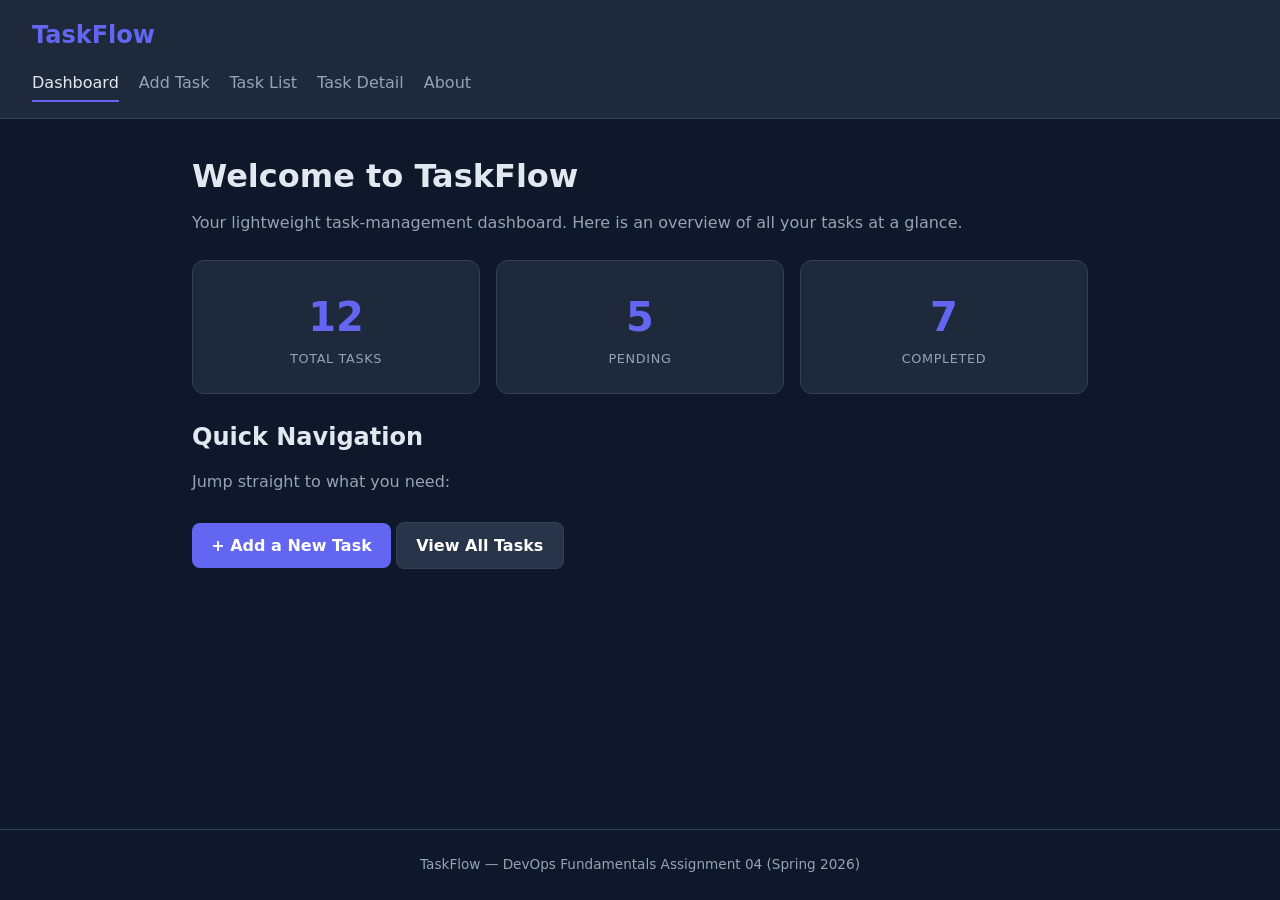
<file: index.html>
<!DOCTYPE html>
<html lang="en">
<head>
  <meta charset="UTF-8" />
  <meta name="viewport" content="width=device-width, initial-scale=1.0" />
  <title>TaskFlow — Home / Dashboard</title>
  <link rel="stylesheet" href="style.css" />
</head>
<body>
  <header>
    <a class="brand" href="index.html">TaskFlow</a>
    <nav>
      <a href="index.html" class="active">Dashboard</a>
      <a href="add-task.html">Add Task</a>
      <a href="task-list.html">Task List</a>
      <a href="task-detail.html">Task Detail</a>
      <a href="about.html">About</a>
    </nav>
  </header>

  <main>
    <h1>Welcome to TaskFlow</h1>
    <p>Your lightweight task-management dashboard. Here is an overview of all your tasks at a glance.</p>

    <section class="cards">
      <div class="card">
        <div class="count">12</div>
        <div class="label">Total Tasks</div>
      </div>
      <div class="card">
        <div class="count">5</div>
        <div class="label">Pending</div>
      </div>
      <div class="card">
        <div class="count">7</div>
        <div class="label">Completed</div>
      </div>
    </section>

    <h2>Quick Navigation</h2>
    <p>Jump straight to what you need:</p>
    <a class="btn" href="add-task.html">+ Add a New Task</a>
    <a class="btn secondary" href="task-list.html">View All Tasks</a>
  </main>

  <footer>TaskFlow &mdash; DevOps Fundamentals Assignment 04 (Spring 2026)</footer>
</body>
</html>
</file>
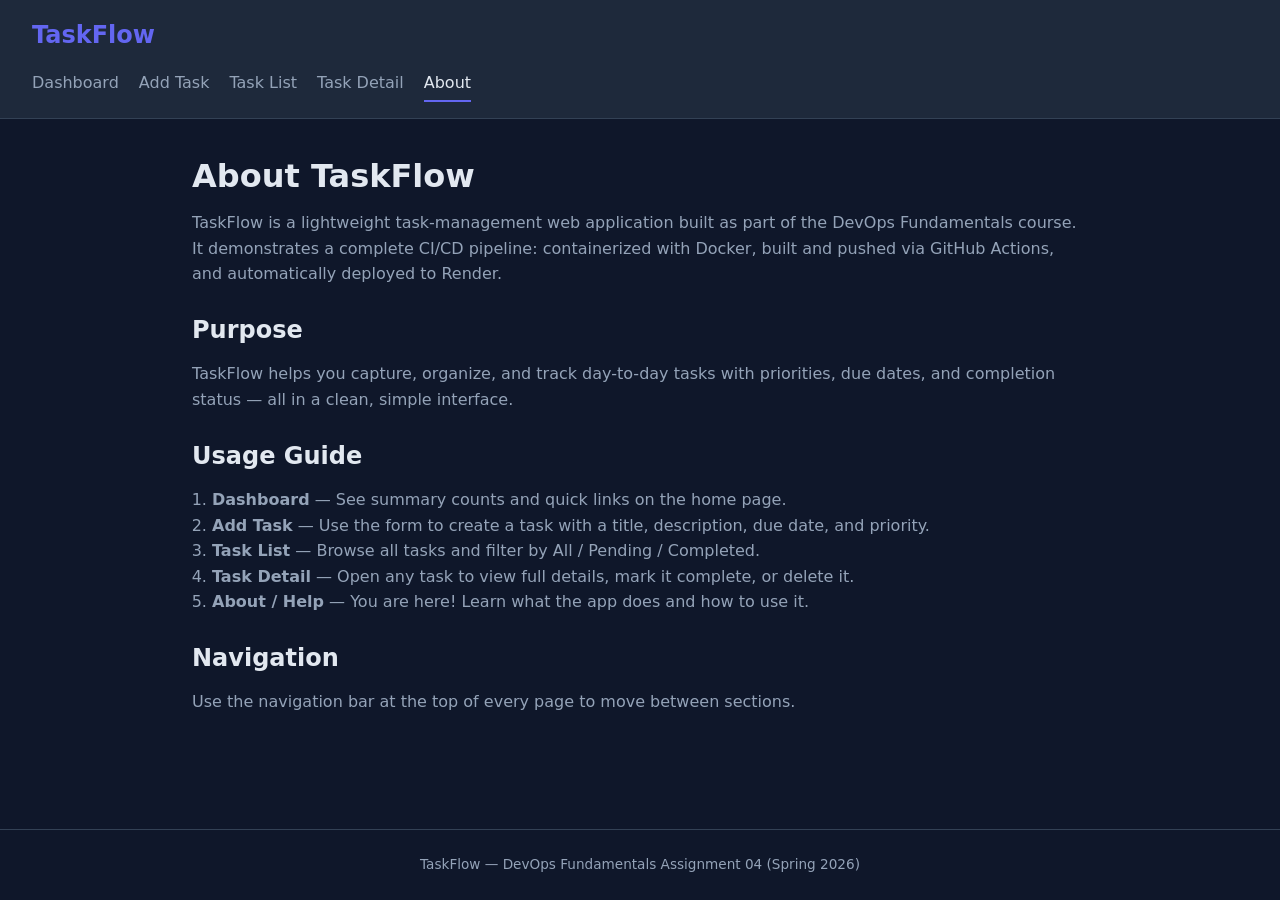
<file: about.html>
<!DOCTYPE html>
<html lang="en">
<head>
  <meta charset="UTF-8" />
  <meta name="viewport" content="width=device-width, initial-scale=1.0" />
  <title>TaskFlow — About / Help</title>
  <link rel="stylesheet" href="style.css" />
</head>
<body>
  <header>
    <a class="brand" href="index.html">TaskFlow</a>
    <nav>
      <a href="index.html">Dashboard</a>
      <a href="add-task.html">Add Task</a>
      <a href="task-list.html">Task List</a>
      <a href="task-detail.html">Task Detail</a>
      <a href="about.html" class="active">About</a>
    </nav>
  </header>

  <main>
    <h1>About TaskFlow</h1>
    <p>TaskFlow is a lightweight task-management web application built as part of the DevOps Fundamentals course. It demonstrates a complete CI/CD pipeline: containerized with Docker, built and pushed via GitHub Actions, and automatically deployed to Render.</p>

    <h2>Purpose</h2>
    <p>TaskFlow helps you capture, organize, and track day-to-day tasks with priorities, due dates, and completion status &mdash; all in a clean, simple interface.</p>

    <h2>Usage Guide</h2>
    <ol style="color: var(--muted); margin-left: 1.25rem;">
      <li><strong>Dashboard</strong> &mdash; See summary counts and quick links on the home page.</li>
      <li><strong>Add Task</strong> &mdash; Use the form to create a task with a title, description, due date, and priority.</li>
      <li><strong>Task List</strong> &mdash; Browse all tasks and filter by All / Pending / Completed.</li>
      <li><strong>Task Detail</strong> &mdash; Open any task to view full details, mark it complete, or delete it.</li>
      <li><strong>About / Help</strong> &mdash; You are here! Learn what the app does and how to use it.</li>
    </ol>

    <h2>Navigation</h2>
    <p>Use the navigation bar at the top of every page to move between sections.</p>
  </main>

  <footer>TaskFlow &mdash; DevOps Fundamentals Assignment 04 (Spring 2026)</footer>
</body>
</html>
</file>
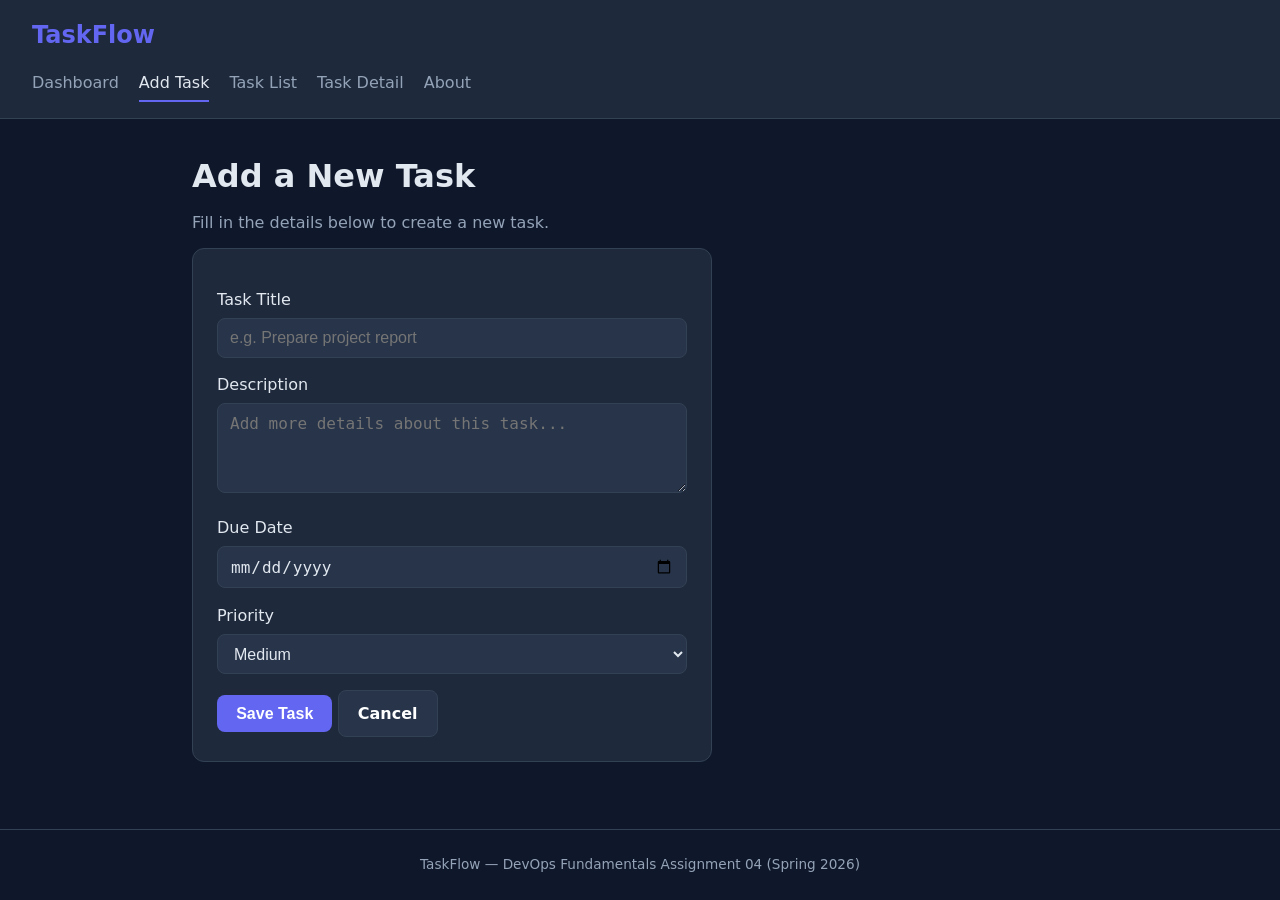
<file: add-task.html>
<!DOCTYPE html>
<html lang="en">
<head>
  <meta charset="UTF-8" />
  <meta name="viewport" content="width=device-width, initial-scale=1.0" />
  <title>TaskFlow — Add Task</title>
  <link rel="stylesheet" href="style.css" />
</head>
<body>
  <header>
    <a class="brand" href="index.html">TaskFlow</a>
    <nav>
      <a href="index.html">Dashboard</a>
      <a href="add-task.html" class="active">Add Task</a>
      <a href="task-list.html">Task List</a>
      <a href="task-detail.html">Task Detail</a>
      <a href="about.html">About</a>
    </nav>
  </header>

  <main>
    <h1>Add a New Task</h1>
    <p>Fill in the details below to create a new task.</p>

    <form action="task-list.html" method="get">
      <label for="title">Task Title</label>
      <input type="text" id="title" name="title" placeholder="e.g. Prepare project report" required />

      <label for="description">Description</label>
      <textarea id="description" name="description" placeholder="Add more details about this task..."></textarea>

      <label for="due-date">Due Date</label>
      <input type="date" id="due-date" name="due-date" required />

      <label for="priority">Priority</label>
      <select id="priority" name="priority">
        <option value="high">High</option>
        <option value="medium" selected>Medium</option>
        <option value="low">Low</option>
      </select>

      <button type="submit" class="btn">Save Task</button>
      <a href="index.html" class="btn secondary">Cancel</a>
    </form>
  </main>

  <footer>TaskFlow &mdash; DevOps Fundamentals Assignment 04 (Spring 2026)</footer>
</body>
</html>
</file>
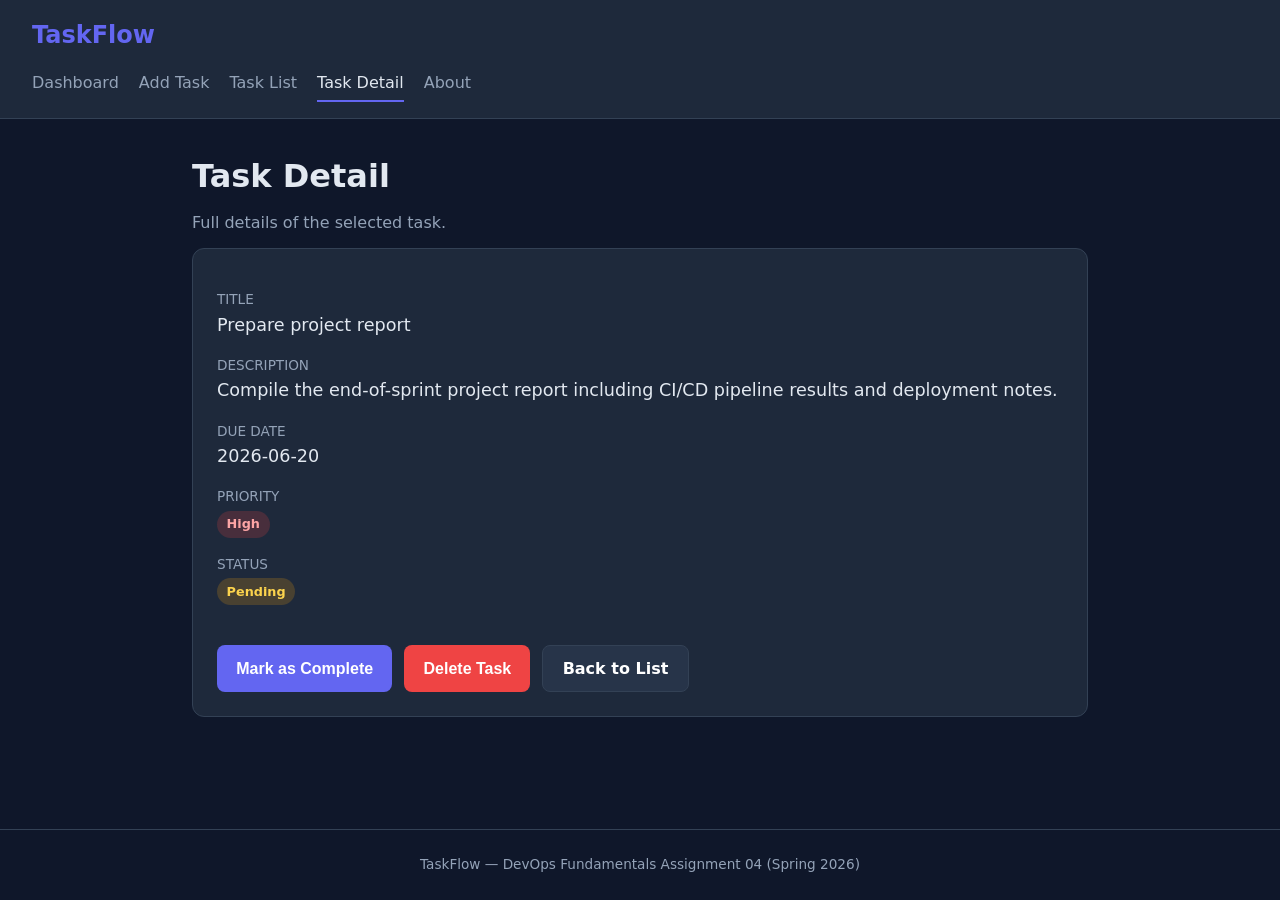
<file: task-detail.html>
<!DOCTYPE html>
<html lang="en">
<head>
  <meta charset="UTF-8" />
  <meta name="viewport" content="width=device-width, initial-scale=1.0" />
  <title>TaskFlow — Task Detail</title>
  <link rel="stylesheet" href="style.css" />
</head>
<body>
  <header>
    <a class="brand" href="index.html">TaskFlow</a>
    <nav>
      <a href="index.html">Dashboard</a>
      <a href="add-task.html">Add Task</a>
      <a href="task-list.html">Task List</a>
      <a href="task-detail.html" class="active">Task Detail</a>
      <a href="about.html">About</a>
    </nav>
  </header>

  <main>
    <h1>Task Detail</h1>
    <p>Full details of the selected task.</p>

    <div class="detail">
      <dl>
        <dt>Title</dt>
        <dd>Prepare project report</dd>

        <dt>Description</dt>
        <dd>Compile the end-of-sprint project report including CI/CD pipeline results and deployment notes.</dd>

        <dt>Due Date</dt>
        <dd>2026-06-20</dd>

        <dt>Priority</dt>
        <dd><span class="badge high">High</span></dd>

        <dt>Status</dt>
        <dd><span class="badge pending">Pending</span></dd>
      </dl>

      <div class="actions">
        <button class="btn">Mark as Complete</button>
        <button class="btn danger">Delete Task</button>
        <a href="task-list.html" class="btn secondary">Back to List</a>
      </div>
    </div>
  </main>

  <footer>TaskFlow &mdash; DevOps Fundamentals Assignment 04 (Spring 2026)</footer>
</body>
</html>
</file>
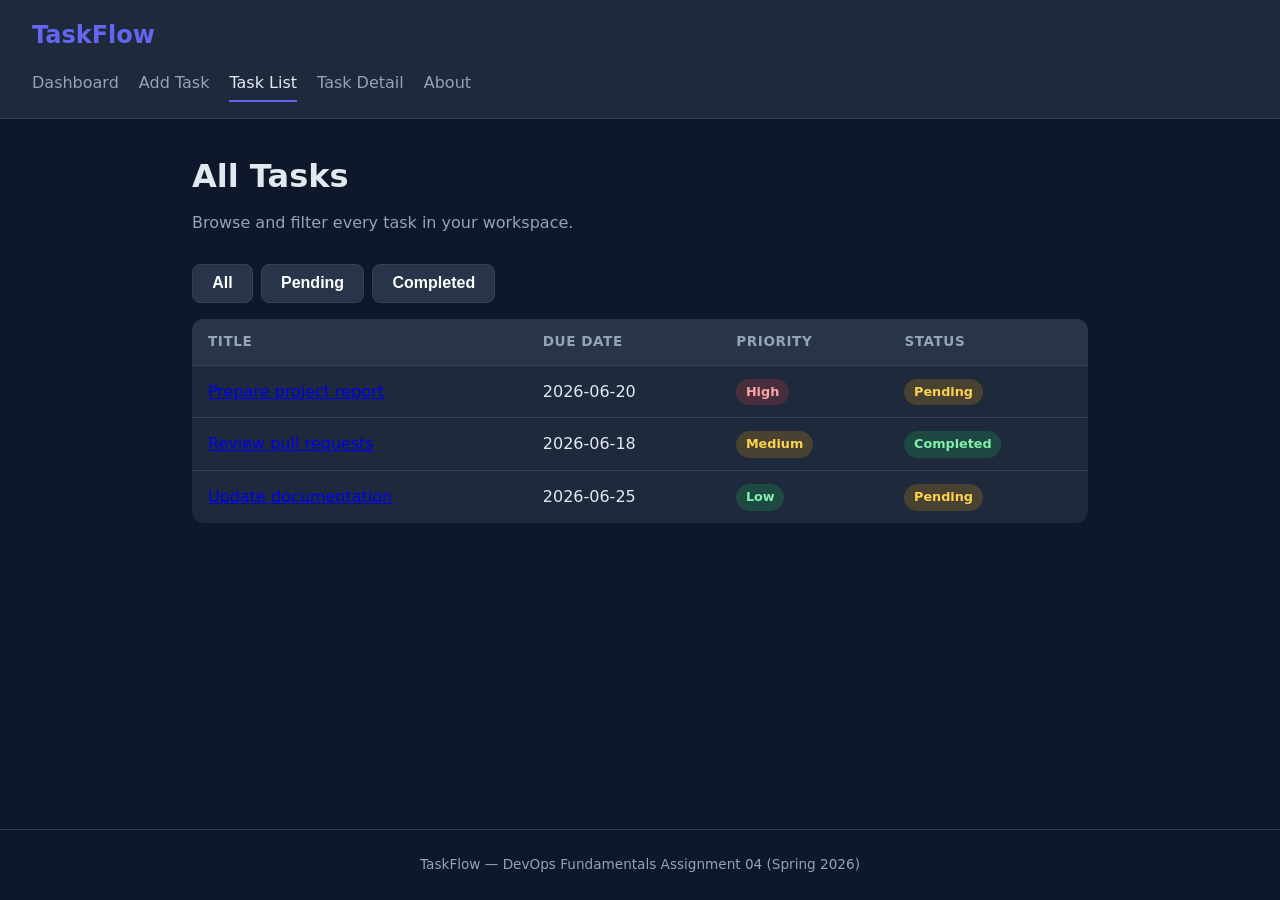
<file: task-list.html>
<!DOCTYPE html>
<html lang="en">
<head>
  <meta charset="UTF-8" />
  <meta name="viewport" content="width=device-width, initial-scale=1.0" />
  <title>TaskFlow — Task List</title>
  <link rel="stylesheet" href="style.css" />
</head>
<body>
  <header>
    <a class="brand" href="index.html">TaskFlow</a>
    <nav>
      <a href="index.html">Dashboard</a>
      <a href="add-task.html">Add Task</a>
      <a href="task-list.html" class="active">Task List</a>
      <a href="task-detail.html">Task Detail</a>
      <a href="about.html">About</a>
    </nav>
  </header>

  <main>
    <h1>All Tasks</h1>
    <p>Browse and filter every task in your workspace.</p>

    <div class="filters">
      <button class="btn secondary">All</button>
      <button class="btn secondary">Pending</button>
      <button class="btn secondary">Completed</button>
    </div>

    <table>
      <thead>
        <tr>
          <th>Title</th>
          <th>Due Date</th>
          <th>Priority</th>
          <th>Status</th>
        </tr>
      </thead>
      <tbody>
        <tr>
          <td><a href="task-detail.html">Prepare project report</a></td>
          <td>2026-06-20</td>
          <td><span class="badge high">High</span></td>
          <td><span class="badge pending">Pending</span></td>
        </tr>
        <tr>
          <td><a href="task-detail.html">Review pull requests</a></td>
          <td>2026-06-18</td>
          <td><span class="badge medium">Medium</span></td>
          <td><span class="badge completed">Completed</span></td>
        </tr>
        <tr>
          <td><a href="task-detail.html">Update documentation</a></td>
          <td>2026-06-25</td>
          <td><span class="badge low">Low</span></td>
          <td><span class="badge pending">Pending</span></td>
        </tr>
      </tbody>
    </table>
  </main>

  <footer>TaskFlow &mdash; DevOps Fundamentals Assignment 04 (Spring 2026)</footer>
</body>
</html>
</file>
<file: style.css>
/* TaskFlow - shared stylesheet (consistent look across all pages) */

:root {
  --bg: #0f172a;
  --surface: #1e293b;
  --surface-2: #273449;
  --border: #334155;
  --text: #e2e8f0;
  --muted: #94a3b8;
  --primary: #6366f1;
  --primary-hover: #4f46e5;
  --success: #22c55e;
  --warning: #f59e0b;
  --danger: #ef4444;
}

* { box-sizing: border-box; margin: 0; padding: 0; }

body {
  font-family: "Segoe UI", system-ui, -apple-system, sans-serif;
  background: var(--bg);
  color: var(--text);
  line-height: 1.6;
  min-height: 100vh;
  display: flex;
  flex-direction: column;
}

/* Header & navigation */
header {
  background: var(--surface);
  border-bottom: 1px solid var(--border);
  padding: 1rem 2rem;
}

.brand {
  font-size: 1.5rem;
  font-weight: 700;
  color: var(--primary);
  text-decoration: none;
}

nav {
  margin-top: 0.75rem;
  display: flex;
  gap: 1.25rem;
  flex-wrap: wrap;
}

nav a {
  color: var(--muted);
  text-decoration: none;
  font-weight: 500;
  padding: 0.25rem 0;
  border-bottom: 2px solid transparent;
  transition: color 0.15s, border-color 0.15s;
}

nav a:hover,
nav a.active {
  color: var(--text);
  border-bottom-color: var(--primary);
}

/* Layout */
main {
  flex: 1;
  width: 100%;
  max-width: 960px;
  margin: 0 auto;
  padding: 2rem;
}

h1 { margin-bottom: 0.5rem; }
h2 { margin: 1.5rem 0 0.75rem; }
p { color: var(--muted); margin-bottom: 0.75rem; }

/* Summary cards (dashboard) */
.cards {
  display: grid;
  grid-template-columns: repeat(auto-fit, minmax(180px, 1fr));
  gap: 1rem;
  margin: 1.5rem 0;
}

.card {
  background: var(--surface);
  border: 1px solid var(--border);
  border-radius: 12px;
  padding: 1.5rem;
  text-align: center;
}

.card .count { font-size: 2.5rem; font-weight: 700; color: var(--primary); }
.card .label { color: var(--muted); text-transform: uppercase; font-size: 0.8rem; letter-spacing: 0.05em; }

/* Forms */
form { background: var(--surface); border: 1px solid var(--border); border-radius: 12px; padding: 1.5rem; max-width: 520px; }
label { display: block; margin: 0.9rem 0 0.35rem; font-weight: 500; color: var(--text); }
input, textarea, select {
  width: 100%;
  padding: 0.6rem 0.75rem;
  background: var(--surface-2);
  border: 1px solid var(--border);
  border-radius: 8px;
  color: var(--text);
  font-size: 1rem;
}
textarea { resize: vertical; min-height: 90px; }

/* Buttons */
.btn {
  display: inline-block;
  background: var(--primary);
  color: #fff;
  border: none;
  border-radius: 8px;
  padding: 0.6rem 1.2rem;
  font-size: 1rem;
  font-weight: 600;
  cursor: pointer;
  text-decoration: none;
  margin-top: 1rem;
  transition: background 0.15s;
}
.btn:hover { background: var(--primary-hover); }
.btn.secondary { background: var(--surface-2); border: 1px solid var(--border); }
.btn.danger { background: var(--danger); }

/* Tables */
table { width: 100%; border-collapse: collapse; background: var(--surface); border-radius: 12px; overflow: hidden; }
th, td { padding: 0.75rem 1rem; text-align: left; border-bottom: 1px solid var(--border); }
th { background: var(--surface-2); font-size: 0.85rem; text-transform: uppercase; letter-spacing: 0.04em; color: var(--muted); }
tr:last-child td { border-bottom: none; }

/* Filter buttons */
.filters { display: flex; gap: 0.5rem; margin-bottom: 1rem; }

/* Status / priority badges */
.badge { display: inline-block; padding: 0.2rem 0.6rem; border-radius: 999px; font-size: 0.8rem; font-weight: 600; }
.badge.high { background: rgba(239,68,68,0.2); color: #fca5a5; }
.badge.medium { background: rgba(245,158,11,0.2); color: #fcd34d; }
.badge.low { background: rgba(34,197,94,0.2); color: #86efac; }
.badge.pending { background: rgba(245,158,11,0.2); color: #fcd34d; }
.badge.completed { background: rgba(34,197,94,0.2); color: #86efac; }

/* Detail view */
.detail { background: var(--surface); border: 1px solid var(--border); border-radius: 12px; padding: 1.5rem; }
.detail dt { color: var(--muted); font-size: 0.85rem; text-transform: uppercase; margin-top: 1rem; }
.detail dd { font-size: 1.1rem; }
.actions { margin-top: 1.5rem; display: flex; gap: 0.75rem; }

footer {
  text-align: center;
  padding: 1.5rem;
  color: var(--muted);
  font-size: 0.85rem;
  border-top: 1px solid var(--border);
}
</file>
